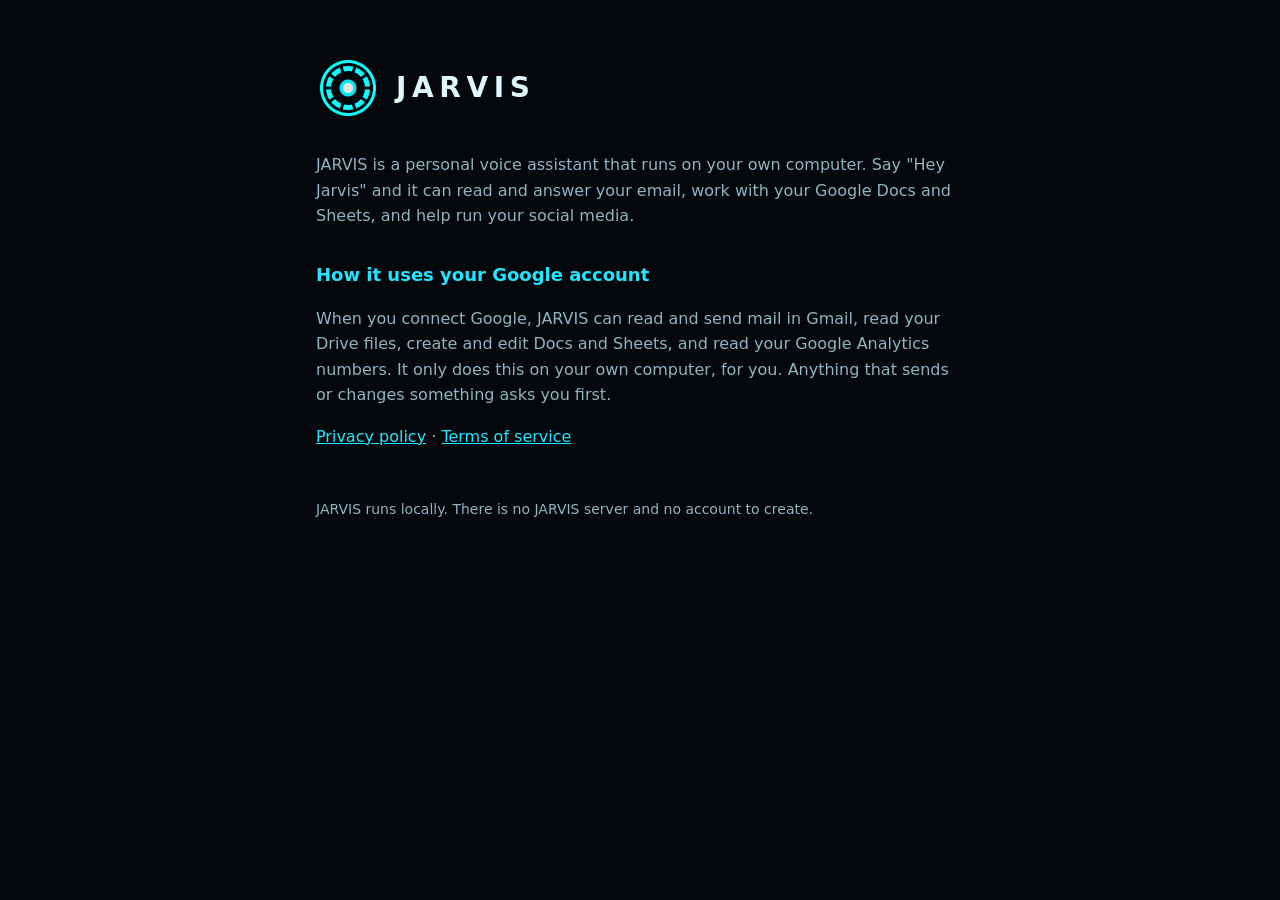
<file: index.html>
<!doctype html>
<html lang="en">
<head>
<meta charset="utf-8">
<meta name="viewport" content="width=device-width, initial-scale=1">
<title>JARVIS</title>
<link rel="icon" href="logo-120.png">
<link rel="stylesheet" href="style.css">
</head>
<body>
<main>
  <header><img src="logo.png" alt="JARVIS logo"><h1>JARVIS</h1></header>
  <p>JARVIS is a personal voice assistant that runs on your own computer. Say "Hey Jarvis" and it can read and answer your email, work with your Google Docs and Sheets, and help run your social media.</p>
  <h2>How it uses your Google account</h2>
  <p>When you connect Google, JARVIS can read and send mail in Gmail, read your Drive files, create and edit Docs and Sheets, and read your Google Analytics numbers. It only does this on your own computer, for you. Anything that sends or changes something asks you first.</p>
  <p><a href="privacy.html">Privacy policy</a> · <a href="terms.html">Terms of service</a></p>
  <footer>JARVIS runs locally. There is no JARVIS server and no account to create.</footer>
</main>
</body>
</html>
</file>
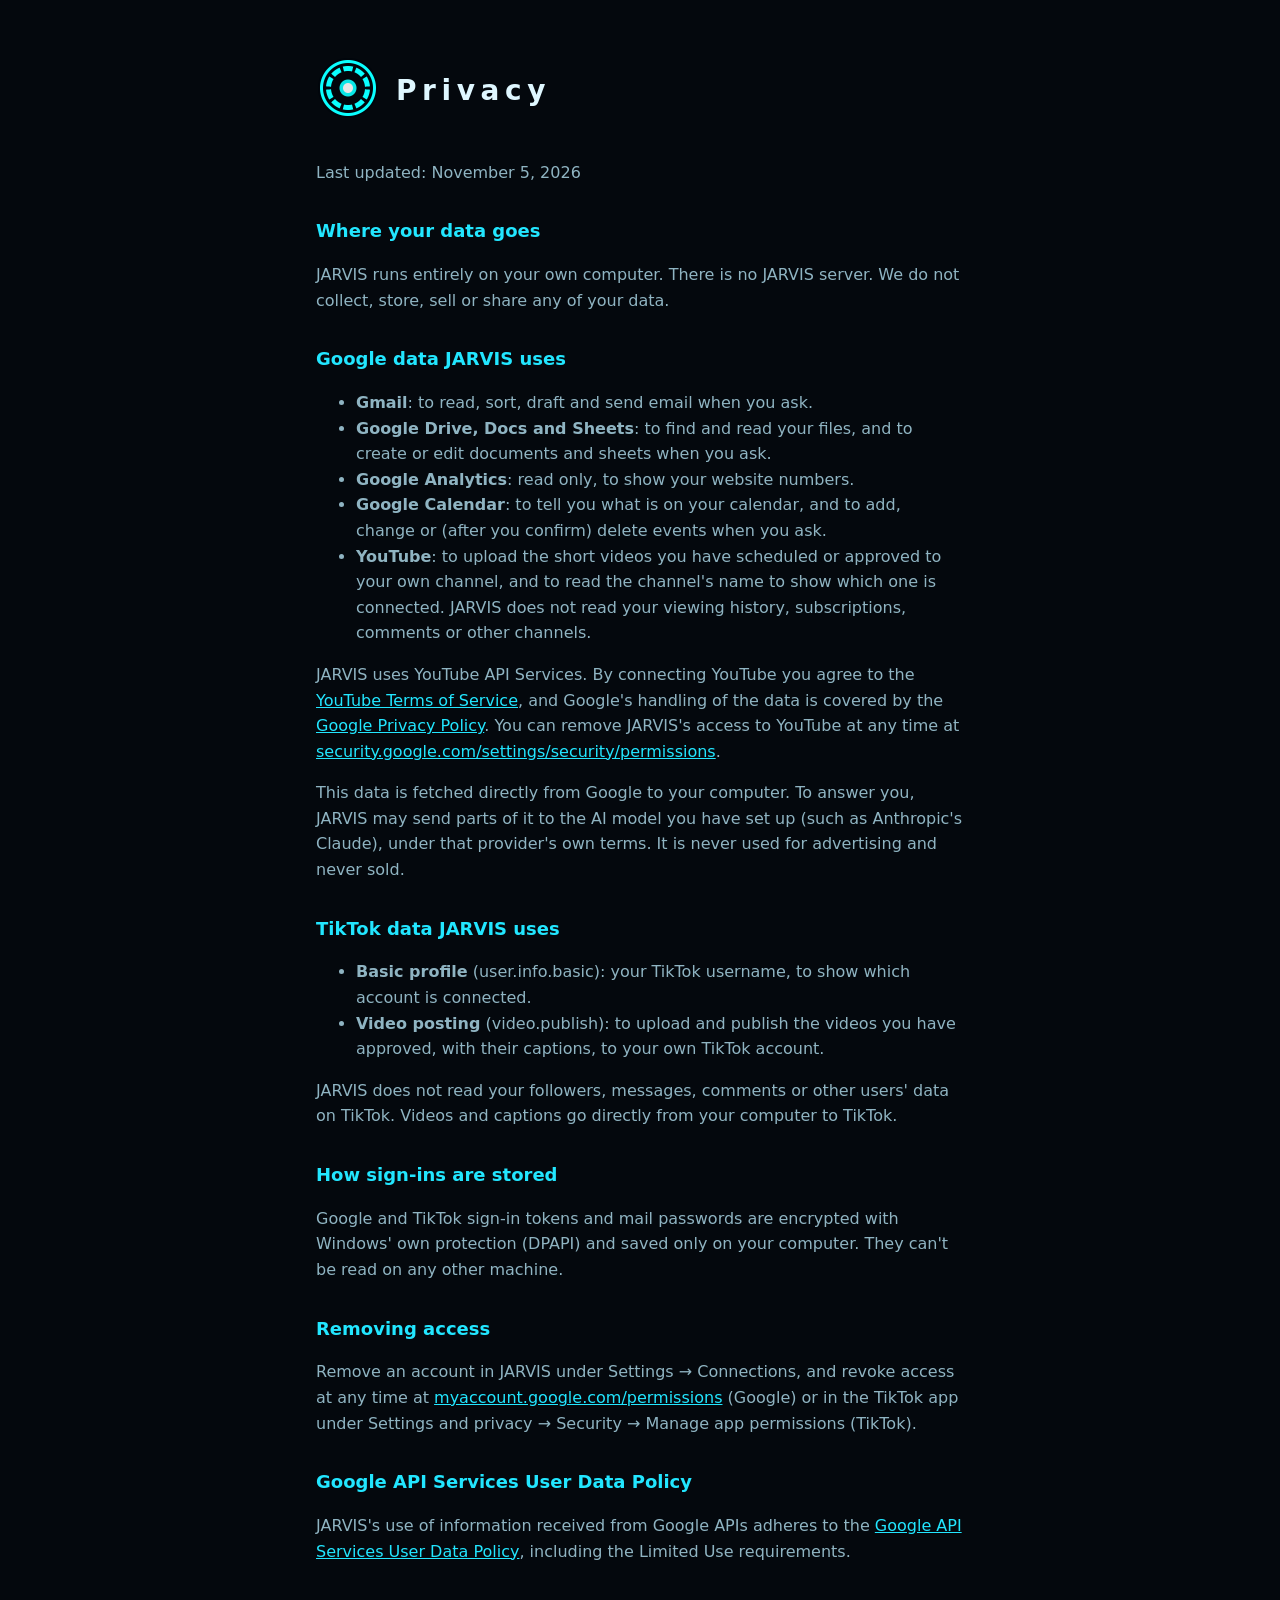
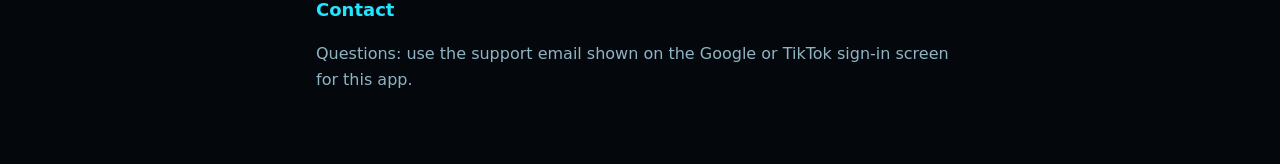
<file: privacy.html>
<!doctype html>
<html lang="en">
<head>
<meta charset="utf-8">
<meta name="viewport" content="width=device-width, initial-scale=1">
<title>JARVIS Privacy Policy</title>
<link rel="icon" href="logo-120.png">
<link rel="stylesheet" href="style.css">
</head>
<body>
<main>
  <header><a href="./"><img src="logo.png" alt="JARVIS logo"></a><h1>Privacy</h1></header>
  <p>Last updated: November 5, 2026</p>

  <h2>Where your data goes</h2>
  <p>JARVIS runs entirely on your own computer. There is no JARVIS server. We do not collect, store, sell or share any of your data.</p>

  <h2>Google data JARVIS uses</h2>
  <ul>
    <li><strong>Gmail</strong>: to read, sort, draft and send email when you ask.</li>
    <li><strong>Google Drive, Docs and Sheets</strong>: to find and read your files, and to create or edit documents and sheets when you ask.</li>
    <li><strong>Google Analytics</strong>: read only, to show your website numbers.</li>
    <li><strong>Google Calendar</strong>: to tell you what is on your calendar, and to add, change or (after you confirm) delete events when you ask.</li>
    <li><strong>YouTube</strong>: to upload the short videos you have scheduled or approved to your own channel, and to read the channel's name to show which one is connected. JARVIS does not read your viewing history, subscriptions, comments or other channels.</li>
  </ul>
  <p>JARVIS uses YouTube API Services. By connecting YouTube you agree to the <a href="https://www.youtube.com/t/terms">YouTube Terms of Service</a>, and Google's handling of the data is covered by the <a href="https://policies.google.com/privacy">Google Privacy Policy</a>. You can remove JARVIS's access to YouTube at any time at <a href="https://security.google.com/settings/security/permissions">security.google.com/settings/security/permissions</a>.</p>
  <p>This data is fetched directly from Google to your computer. To answer you, JARVIS may send parts of it to the AI model you have set up (such as Anthropic's Claude), under that provider's own terms. It is never used for advertising and never sold.</p>

  <h2>TikTok data JARVIS uses</h2>
  <ul>
    <li><strong>Basic profile</strong> (user.info.basic): your TikTok username, to show which account is connected.</li>
    <li><strong>Video posting</strong> (video.publish): to upload and publish the videos you have approved, with their captions, to your own TikTok account.</li>
  </ul>
  <p>JARVIS does not read your followers, messages, comments or other users' data on TikTok. Videos and captions go directly from your computer to TikTok.</p>

  <h2>How sign-ins are stored</h2>
  <p>Google and TikTok sign-in tokens and mail passwords are encrypted with Windows' own protection (DPAPI) and saved only on your computer. They can't be read on any other machine.</p>

  <h2>Removing access</h2>
  <p>Remove an account in JARVIS under Settings → Connections, and revoke access at any time at <a href="https://myaccount.google.com/permissions">myaccount.google.com/permissions</a> (Google) or in the TikTok app under Settings and privacy → Security → Manage app permissions (TikTok).</p>

  <h2>Google API Services User Data Policy</h2>
  <p>JARVIS's use of information received from Google APIs adheres to the <a href="https://developers.google.com/terms/api-services-user-data-policy">Google API Services User Data Policy</a>, including the Limited Use requirements.</p>

  <h2>Contact</h2>
  <p>Questions: use the support email shown on the Google or TikTok sign-in screen for this app.</p>
</main>
</body>
</html>
</file>
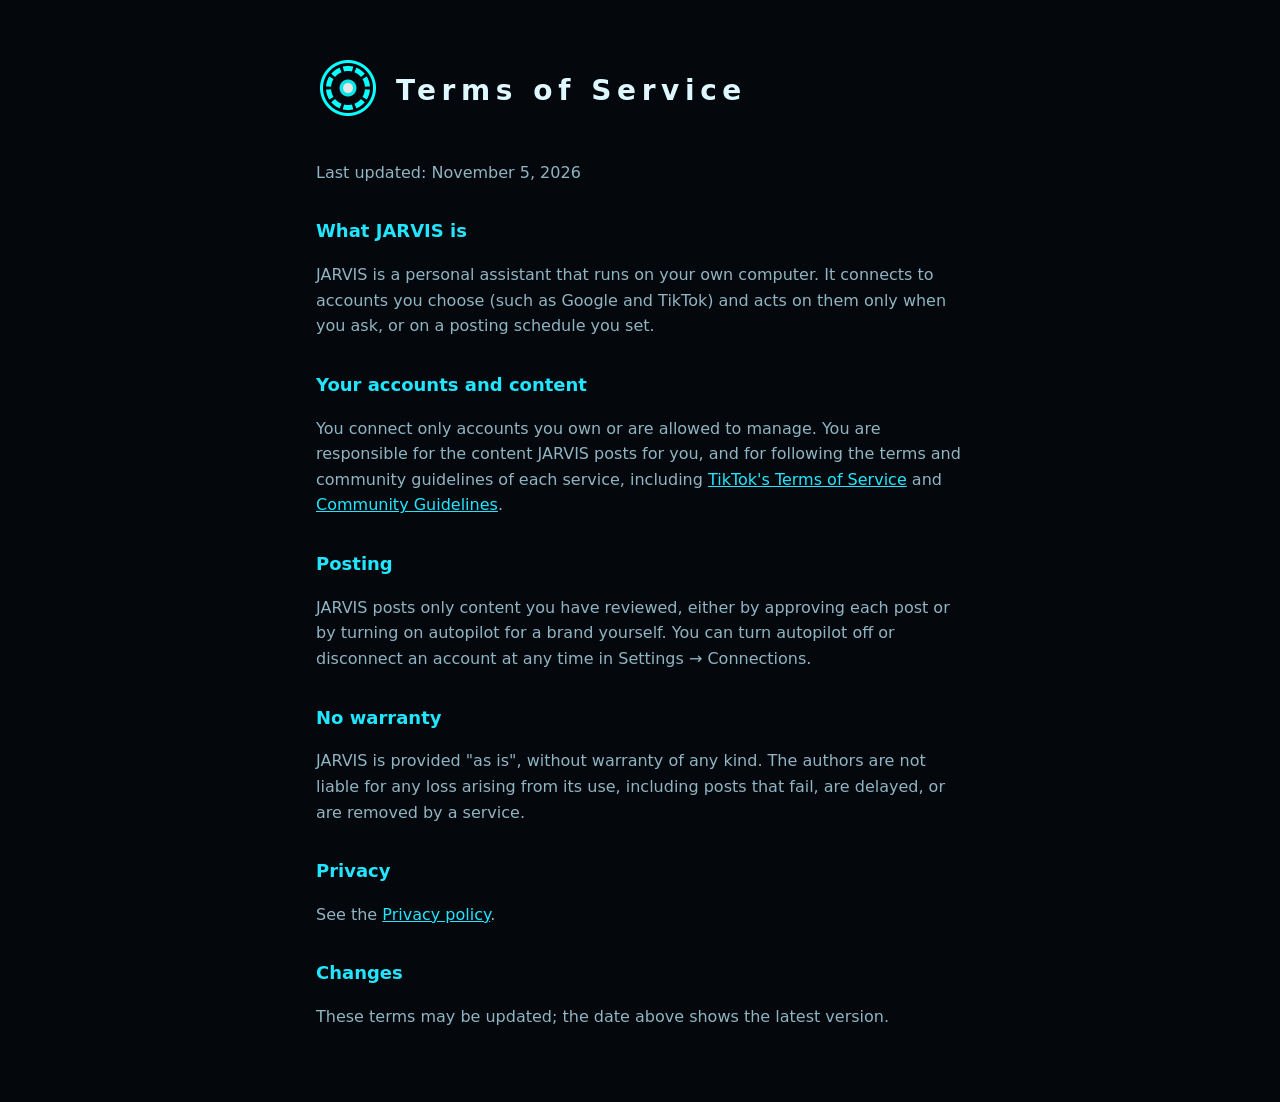
<file: terms.html>
<!doctype html>
<html lang="en">
<head>
<meta charset="utf-8">
<meta name="viewport" content="width=device-width, initial-scale=1">
<title>JARVIS Terms of Service</title>
<link rel="icon" href="logo-120.png">
<link rel="stylesheet" href="style.css">
</head>
<body>
<main>
  <header><a href="./"><img src="logo.png" alt="JARVIS logo"></a><h1>Terms of Service</h1></header>
  <p>Last updated: November 5, 2026</p>

  <h2>What JARVIS is</h2>
  <p>JARVIS is a personal assistant that runs on your own computer. It connects to accounts you choose (such as Google and TikTok) and acts on them only when you ask, or on a posting schedule you set.</p>

  <h2>Your accounts and content</h2>
  <p>You connect only accounts you own or are allowed to manage. You are responsible for the content JARVIS posts for you, and for following the terms and community guidelines of each service, including <a href="https://www.tiktok.com/legal/terms-of-service">TikTok's Terms of Service</a> and <a href="https://www.tiktok.com/community-guidelines">Community Guidelines</a>.</p>

  <h2>Posting</h2>
  <p>JARVIS posts only content you have reviewed, either by approving each post or by turning on autopilot for a brand yourself. You can turn autopilot off or disconnect an account at any time in Settings → Connections.</p>

  <h2>No warranty</h2>
  <p>JARVIS is provided "as is", without warranty of any kind. The authors are not liable for any loss arising from its use, including posts that fail, are delayed, or are removed by a service.</p>

  <h2>Privacy</h2>
  <p>See the <a href="privacy.html">Privacy policy</a>.</p>

  <h2>Changes</h2>
  <p>These terms may be updated; the date above shows the latest version.</p>
</main>
</body>
</html>
</file>
<file: style.css>
:root { --bg: #04080d; --fg: #dff7ff; --dim: #8fb4c2; --accent: #22e6ff; }
* { box-sizing: border-box; }
body { margin: 0; background: var(--bg); color: var(--fg); font: 16px/1.6 system-ui, sans-serif; }
main { max-width: 680px; margin: 0 auto; padding: 56px 16px; }
header { display: flex; align-items: center; gap: 16px; margin-bottom: 32px; }
header img { width: 64px; height: 64px; }
h1 { margin: 0; letter-spacing: .2em; font-size: 28px; }
h2 { color: var(--accent); font-size: 18px; margin-top: 32px; }
a { color: var(--accent); }
p, li { color: var(--dim); }
footer { margin-top: 48px; font-size: 14px; color: var(--dim); }
</file>
